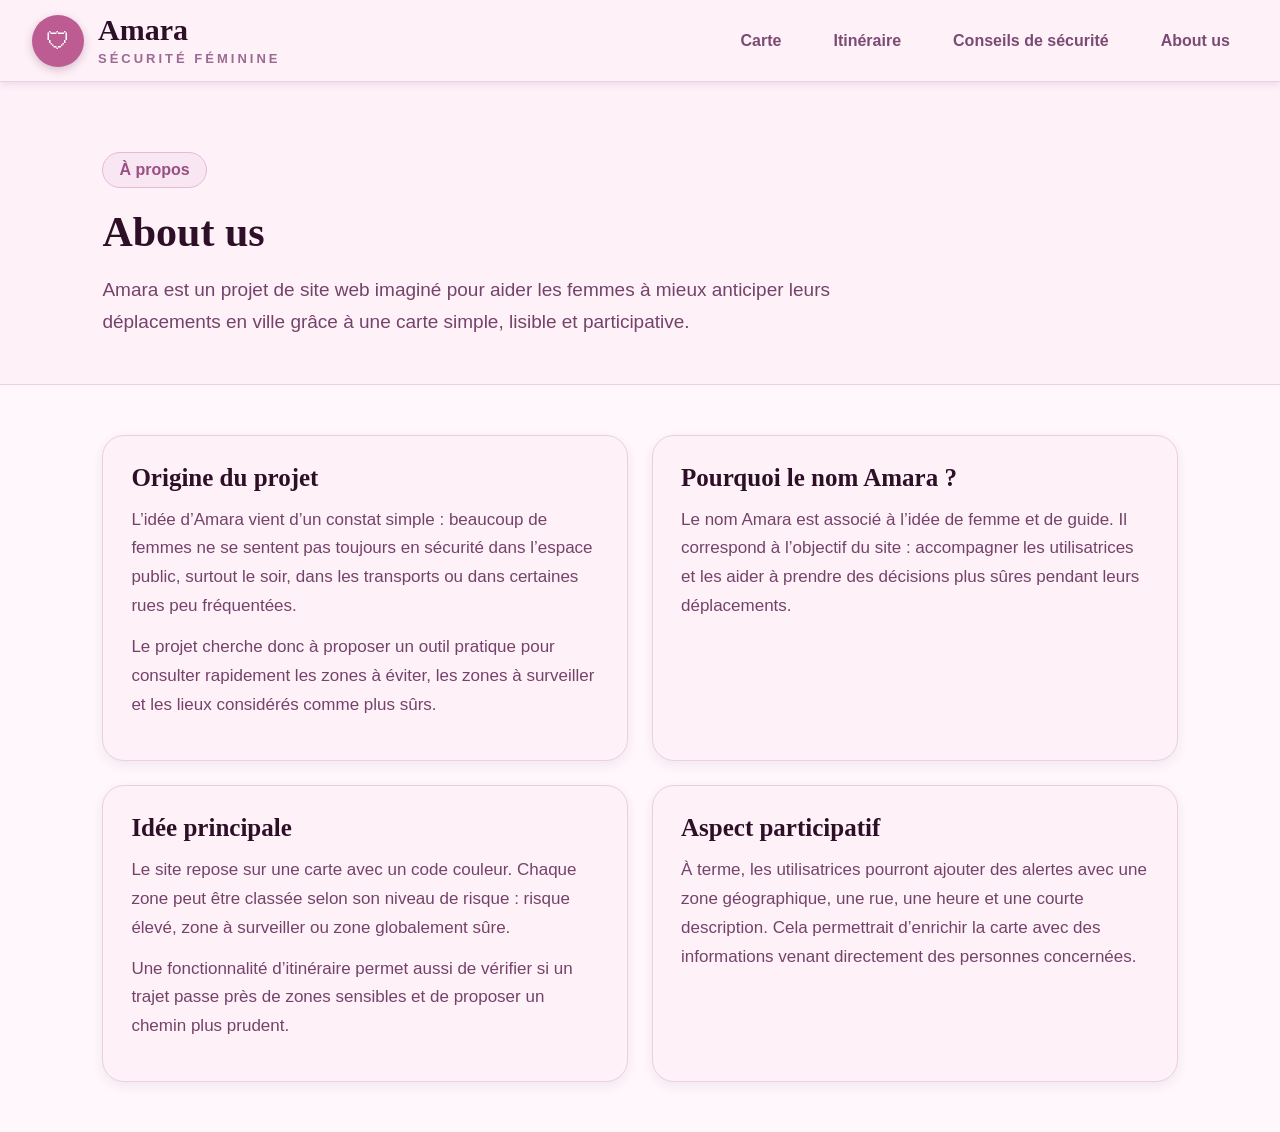
<file: AboutUs/about.html>
<!DOCTYPE html>
<html lang="fr">
<head>
    <meta charset="UTF-8">
    <meta name="viewport" content="width=device-width, initial-scale=1.0">
    <title>About us - Amara</title>

    <link rel="stylesheet" href="../base.css">
    <link rel="stylesheet" href="aboutus.css">
</head>
<body>

    <header class="site-navbar">
        <div class="brand">
            <div class="logo-circle">
                <span>🛡</span>
            </div>

            <div>
                <h1>Amara</h1>
                <p>SÉCURITÉ FÉMININE</p>
            </div>
        </div>

        <nav class="site-links">
            <a href="../index.html">Carte</a>
            <a href="../index.html#routePlanner">Itinéraire</a>
            <a href="../Conseils/conseil.html">Conseils de sécurité</a>
            <a href="about.html">About us</a>
        </nav>
    </header>

    <main class="page-main">
        <section class="page-hero">
            <span class="page-badge">À propos</span>

            <h2>About us</h2>

            <p>
                Amara est un projet de site web imaginé pour aider les femmes à mieux
                anticiper leurs déplacements en ville grâce à une carte simple, lisible
                et participative.
            </p>
        </section>

        <section class="about-content">
            <div class="about-card">
                <h3>Origine du projet</h3>
                <p>
                    L’idée d’Amara vient d’un constat simple : beaucoup de femmes ne se sentent
                    pas toujours en sécurité dans l’espace public, surtout le soir, dans les
                    transports ou dans certaines rues peu fréquentées.
                </p>

                <p>
                    Le projet cherche donc à proposer un outil pratique pour consulter rapidement
                    les zones à éviter, les zones à surveiller et les lieux considérés comme plus sûrs.
                </p>
            </div>

            <div class="about-card">
                <h3>Pourquoi le nom Amara ?</h3>
                <p>
                    Le nom Amara est associé à l’idée de femme et de guide. Il correspond à
                    l’objectif du site : accompagner les utilisatrices et les aider à prendre
                    des décisions plus sûres pendant leurs déplacements.
                </p>
            </div>

            <div class="about-card">
                <h3>Idée principale</h3>
                <p>
                    Le site repose sur une carte avec un code couleur. Chaque zone peut être
                    classée selon son niveau de risque : risque élevé, zone à surveiller ou
                    zone globalement sûre.
                </p>

                <p>
                    Une fonctionnalité d’itinéraire permet aussi de vérifier si un trajet passe
                    près de zones sensibles et de proposer un chemin plus prudent.
                </p>
            </div>

            <div class="about-card">
                <h3>Aspect participatif</h3>
                <p>
                    À terme, les utilisatrices pourront ajouter des alertes avec une zone géographique,
                    une rue, une heure et une courte description. Cela permettrait d’enrichir la carte
                    avec des informations venant directement des personnes concernées.
                </p>
            </div>
        </section>
    </main>

</body>
</html>
</file>
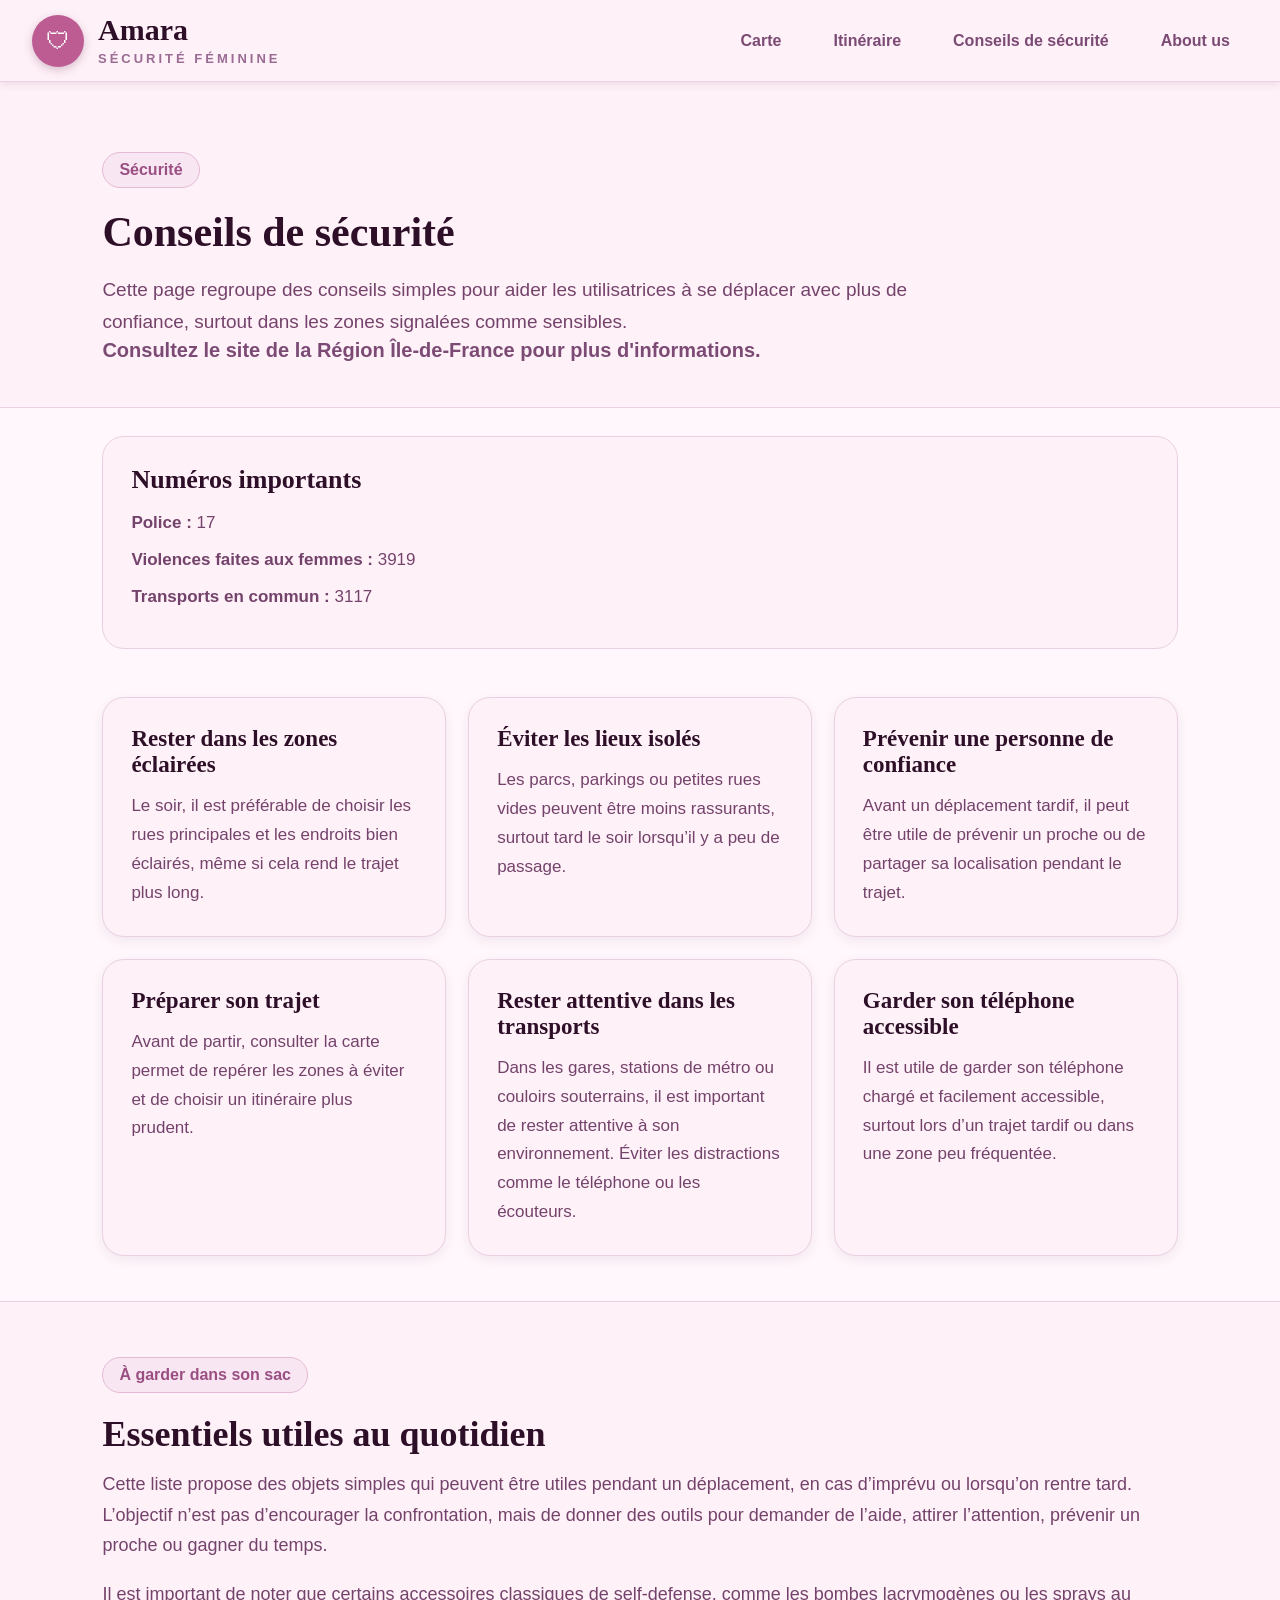
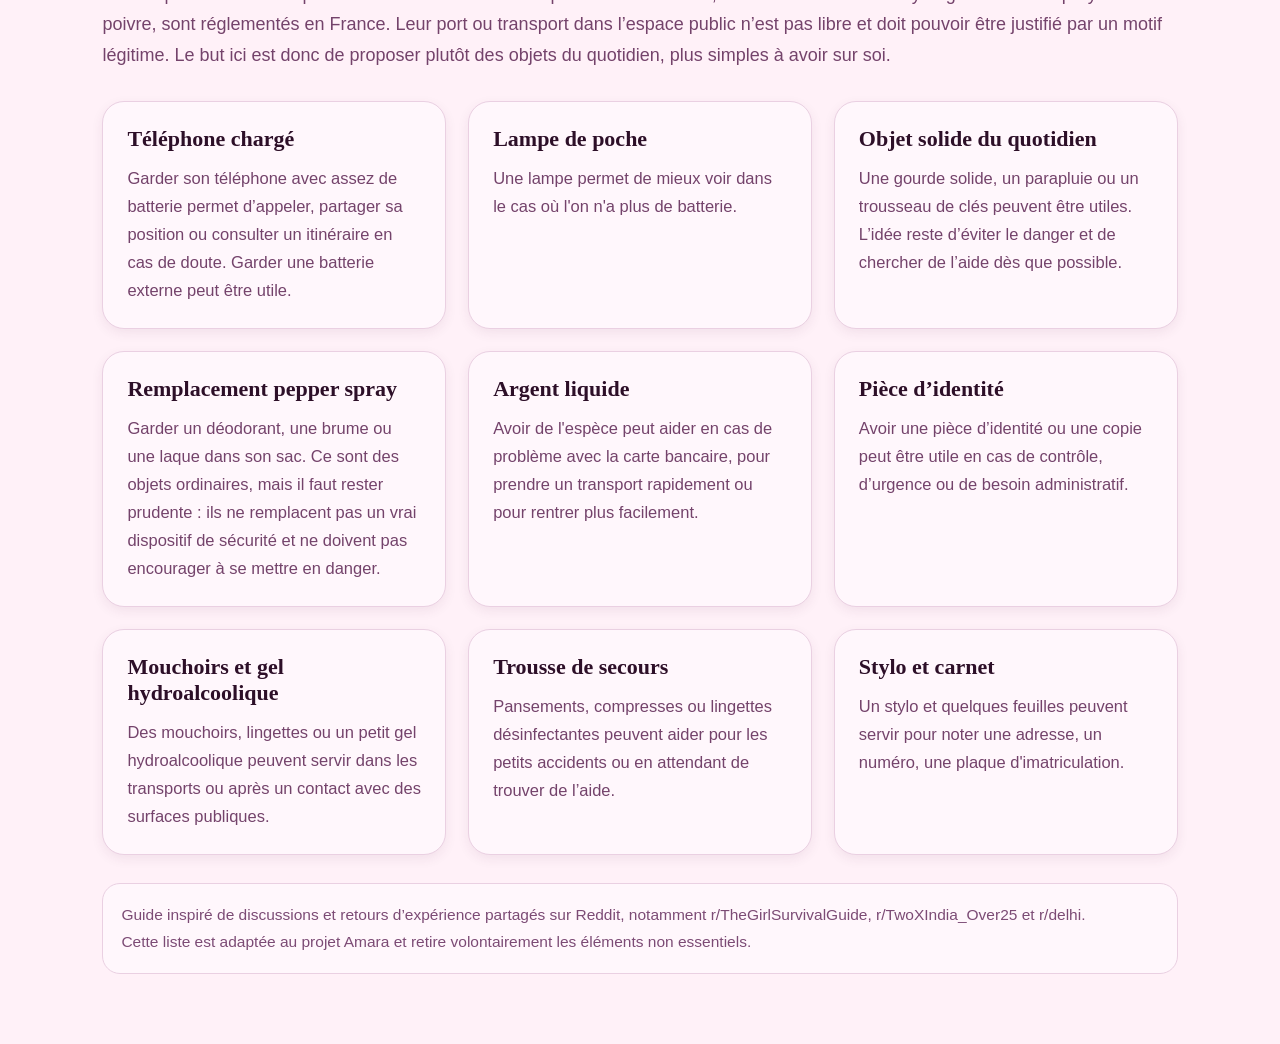
<file: Conseils/conseil.html>
<!DOCTYPE html>
<html lang="fr">
<head>
    <meta charset="UTF-8">
    <meta name="viewport" content="width=device-width, initial-scale=1.0">
    <title>Conseils de sécurité - Amara</title>

    <link rel="stylesheet" href="../base.css">
    <link rel="stylesheet" href="conseil.css">
</head>
<body>

    <header class="site-navbar">
        <div class="brand">
            <div class="logo-circle">
                <span>🛡</span>
            </div>

            <div>
                <h1>Amara</h1>
                <p>SÉCURITÉ FÉMININE</p>
            </div>
        </div>

        <nav class="site-links">
            <a href="../index.html">Carte</a>
            <a href="../index.html#routePlanner">Itinéraire</a>
            <a href="conseil.html">Conseils de sécurité</a>
            <a href="../AboutUs/about.html">About us</a>
        </nav>
    </header>

    <main class="page-main">
        <section class="page-hero">
            <span class="page-badge">Sécurité</span>

            <h2>Conseils de sécurité</h2>

            <p>
                Cette page regroupe des conseils simples pour aider les utilisatrices
                à se déplacer avec plus de confiance, surtout dans les zones signalées
                comme sensibles.
            </p>
            <a class="purple-link" href="https://www.iledefrance.fr/associations-etre-accompagnees-pour-mieux-agir/la-region-lutte-contre-les-violences-faites-aux-femmes/lutte-contre-les-violences-faites-aux-femmes-les-actions-de-la-region" target="_blank">Consultez le site de la Région Île-de-France pour plus d'informations.</a>
        </section>

        <section class="emergency-box">
            <h3>Numéros importants</h3>

            <p><strong>Police :</strong> 17</p>
            <p><strong>Violences faites aux femmes :</strong> 3919</p>
            <p><strong>Transports en commun :</strong> 3117</p>
        </section>

        <section class="advice-page-grid">
            <article class="advice-card">
                <h3>Rester dans les zones éclairées</h3>
                <p>
                    Le soir, il est préférable de choisir les rues principales et les endroits
                    bien éclairés, même si cela rend le trajet plus long.
                </p>
            </article>

            <article class="advice-card">
                <h3>Éviter les lieux isolés</h3>
                <p>
                    Les parcs, parkings ou petites rues vides peuvent être moins rassurants,
                    surtout tard le soir lorsqu’il y a peu de passage.
                </p>
            </article>

            <article class="advice-card">
                <h3>Prévenir une personne de confiance</h3>
                <p>
                    Avant un déplacement tardif, il peut être utile de prévenir un proche
                    ou de partager sa localisation pendant le trajet.
                </p>
            </article>

            <article class="advice-card">
                <h3>Préparer son trajet</h3>
                <p>
                    Avant de partir, consulter la carte permet de repérer les zones à éviter
                    et de choisir un itinéraire plus prudent.
                </p>
            </article>

            <article class="advice-card">
                <h3>Rester attentive dans les transports</h3>
                <p>
                    Dans les gares, stations de métro ou couloirs souterrains, il est important
                    de rester attentive à son environnement. Éviter les distractions comme le téléphone ou les écouteurs.
                </p>
            </article>

            <article class="advice-card">
                <h3>Garder son téléphone accessible</h3>
                <p>
                    Il est utile de garder son téléphone chargé et facilement accessible,
                    surtout lors d’un trajet tardif ou dans une zone peu fréquentée.
                </p>
            </article>
        </section>

        <section class="bag-section">
    <div class="bag-header">
        <span class="page-badge">À garder dans son sac</span>

        <h2>Essentiels utiles au quotidien</h2>

        <p>
            Cette liste propose des objets simples qui peuvent être utiles pendant
            un déplacement, en cas d’imprévu ou lorsqu’on rentre tard. L’objectif
            n’est pas d’encourager la confrontation, mais de donner des outils pour
            demander de l’aide, attirer l’attention, prévenir un proche ou gagner du temps.
        </p>

        <br>

        <p>
            Il est important de noter que certains accessoires classiques de self-defense,
            comme les bombes lacrymogènes ou les sprays au poivre, sont réglementés en France.
            Leur port ou transport dans l’espace public n’est pas libre et doit pouvoir être
            justifié par un motif légitime. Le but ici est donc de proposer plutôt des objets
            du quotidien, plus simples à avoir sur soi.
        </p>
    </div>

    <div class="bag-grid">
        <article class="bag-card">
            <h3>Téléphone chargé</h3>
            <p>
                Garder son téléphone avec assez de batterie permet d’appeler,
                partager sa position ou consulter un itinéraire en cas de doute. Garder une batterie externe peut être utile.
            </p>
        </article>

        <article class="bag-card">
            <h3>Lampe de poche</h3>
            <p>
                Une lampe permet de mieux voir dans le cas où l'on n'a plus de batterie.
            </p>
        </article>

        <article class="bag-card">
            <h3>Objet solide du quotidien</h3>
            <p>
                Une gourde solide, un parapluie ou un trousseau de clés peuvent être utiles. L’idée reste
                d’éviter le danger et de chercher de l’aide dès que possible.
            </p>
        </article>

        <article class="bag-card">
            <h3>Remplacement pepper spray</h3>
            <p>
                Garder un déodorant, une brume ou une laque dans son sac. Ce sont des objets ordinaires, mais il faut rester prudente :
                ils ne remplacent pas un vrai dispositif de sécurité et ne doivent pas encourager
                à se mettre en danger.
            </p>
        </article>

        <article class="bag-card">
            <h3>Argent liquide</h3>
            <p>
                Avoir de l'espèce peut aider en cas de problème avec la carte bancaire,
                pour prendre un transport rapidement ou pour rentrer plus facilement.
            </p>
        </article>

        <article class="bag-card">
            <h3>Pièce d’identité</h3>
            <p>
                Avoir une pièce d’identité ou une copie peut être utile en cas de contrôle,
                d’urgence ou de besoin administratif.
            </p>
        </article>

        <article class="bag-card">
            <h3>Mouchoirs et gel hydroalcoolique</h3>
            <p>
                Des mouchoirs, lingettes ou un petit gel hydroalcoolique peuvent servir
                dans les transports ou après un contact avec des surfaces publiques.
            </p>
        </article>

        <article class="bag-card">
            <h3>Trousse de secours</h3>
            <p>
                Pansements, compresses ou lingettes désinfectantes peuvent aider
                pour les petits accidents ou en attendant de trouver de l’aide.
            </p>
        </article>   

        <article class="bag-card">
            <h3>Stylo et carnet</h3>
            <p>
                Un stylo et quelques feuilles peuvent servir pour noter une adresse, un numéro,
                une plaque d'imatriculation.
            </p>
        </article>
    </div>

    <p class="credits">
        Guide inspiré de discussions et retours d’expérience partagés sur Reddit,
        notamment r/TheGirlSurvivalGuide, r/TwoXIndia_Over25 et r/delhi.
        <br>
        Cette liste est adaptée au projet Amara et retire volontairement les éléments non essentiels.
    </p>

</section>
    </main>

</body>
</html>
</file>
<file: base.css>
* {
    margin: 0;
    padding: 0;
    box-sizing: border-box;
}

html {
    scroll-behavior: smooth;
}

body {
    font-family: Arial, Helvetica, sans-serif;
    background-color: #fff3fa;
    color: #2d0f28;
}

.site-navbar {
    height: 82px;
    background-color: #fff1f8;
    border-bottom: 1px solid #ead0e2;
    display: flex;
    align-items: center;
    justify-content: space-between;
    padding: 0 32px;
    gap: 20px;
    box-shadow: 0 2px 8px rgba(92, 39, 76, 0.12);
    position: relative;
    z-index: 1000;
}

.brand {
    display: flex;
    align-items: center;
    gap: 14px;
}

.logo-circle {
    width: 52px;
    height: 52px;
    border-radius: 50%;
    background-color: #bd5c93;
    color: white;
    display: flex;
    justify-content: center;
    align-items: center;
    box-shadow: 0 3px 8px rgba(92, 39, 76, 0.25);
    font-size: 24px;
}

.brand h1 {
    font-family: Georgia, serif;
    font-size: 30px;
    color: #2d0f28;
    line-height: 1;
}

.brand p {
    font-size: 13px;
    letter-spacing: 3px;
    color: #9a6b93;
    margin-top: 6px;
    font-weight: bold;
}

.site-links {
    display: flex;
    align-items: center;
    gap: 16px;
}

.site-links a {
    text-decoration: none;
    color: #7c4b75;
    font-weight: bold;
    padding: 11px 18px;
    border-radius: 22px;
    transition: 0.2s;
}

.site-links a:hover {
    background-color: #f5ddec;
    color: #bd5c93;
}

.page-main {
    min-height: calc(100vh - 82px);
    background-color: #fff7fc;
}

.page-hero {
    padding: 70px 8% 45px;
    background-color: #fff1f8;
    border-bottom: 1px solid #ead0e2;
}

.page-badge {
    display: inline-block;
    background-color: #f8e6f2;
    color: #9a4f83;
    border: 1px solid #e4bad6;
    padding: 8px 16px;
    border-radius: 20px;
    font-weight: bold;
    margin-bottom: 20px;
}

.page-hero h2 {
    font-family: Georgia, serif;
    font-size: 42px;
    color: #2d0f28;
    margin-bottom: 18px;
}

.page-hero p {
    max-width: 850px;
    color: #74436b;
    font-size: 19px;
    line-height: 1.7;
}

@media screen and (max-width: 1100px) {
    .site-navbar {
        height: auto;
        padding: 18px 24px;
        flex-direction: column;
        align-items: flex-start;
    }

    .site-links {
        flex-wrap: wrap;
    }
}

@media screen and (max-width: 650px) {
    .brand h1 {
        font-size: 26px;
    }

    .brand p {
        font-size: 11px;
    }

    .site-links {
        width: 100%;
        flex-direction: column;
        align-items: stretch;
    }

    .site-links a {
        background-color: #fff7fc;
        border: 1px solid #ead0e2;
    }

    .page-hero {
        padding: 45px 24px 35px;
    }

    .page-hero h2 {
        font-size: 32px;
    }

    .page-hero p {
        font-size: 17px;
    }
}
</file>
<file: AboutUs/aboutus.css>
.about-content {
    padding: 50px 8%;
    display: grid;
    grid-template-columns: repeat(2, 1fr);
    gap: 24px;
}

.about-card {
    background-color: #fff1f8;
    border: 1px solid #ead0e2;
    border-radius: 22px;
    padding: 28px;
    box-shadow: 0 4px 12px rgba(92, 39, 76, 0.08);
}

.about-card h3 {
    font-family: Georgia, serif;
    color: #2d0f28;
    font-size: 25px;
    margin-bottom: 14px;
}

.about-card p {
    color: #74436b;
    font-size: 17px;
    line-height: 1.7;
    margin-bottom: 12px;
}

@media screen and (max-width: 900px) {
    .about-content {
        grid-template-columns: 1fr;
    }
}

@media screen and (max-width: 650px) {
    .about-content {
        padding: 35px 24px;
    }
}
</file>
<file: Conseils/conseil.css>
.emergency-box {
    margin: 28px 8% 24px;
    background-color: #fff1f8;
    border: 1px solid #ead0e2;
    border-radius: 22px;
    padding: 28px;
    color: #74436b;
}

.emergency-box h3 {
    font-family: Georgia, serif;
    font-size: 26px;
    color: #2d0f28;
    margin-bottom: 14px;
}

.emergency-box p {
    margin-bottom: 10px;
    line-height: 1.6;
    font-size: 17px;
}

.advice-page-grid {
    padding: 24px 8% 45px;
    display: grid;
    grid-template-columns: repeat(3, 1fr);
    gap: 22px;
}

.advice-card {
    background-color: #fff1f8;
    border: 1px solid #ead0e2;
    border-radius: 22px;
    padding: 28px;
    box-shadow: 0 4px 12px rgba(92, 39, 76, 0.08);
}

.advice-card h3 {
    font-family: Georgia, serif;
    color: #2d0f28;
    font-size: 23px;
    margin-bottom: 14px;
}

.advice-card p {
    color: #74436b;
    font-size: 17px;
    line-height: 1.7;
}

.bag-section {
    padding: 55px 8% 70px;
    background-color: #fff1f8;
    border-top: 1px solid #ead0e2;
}

.bag-header {
    max-width: 1200px;
    margin-bottom: 30px;
}

.bag-header h2 {
    font-family: Georgia, serif;
    font-size: 36px;
    color: #2d0f28;
    margin-bottom: 14px;
}

.bag-header p {
    color: #74436b;
    font-size: 18px;
    line-height: 1.7;
}

.bag-grid {
    display: grid;
    grid-template-columns: repeat(3, 1fr);
    gap: 22px;
}

.bag-card {
    background-color: #fff7fc;
    border: 1px solid #ead0e2;
    border-radius: 22px;
    padding: 24px;
    box-shadow: 0 4px 12px rgba(92, 39, 76, 0.08);
}

.bag-card h3 {
    font-family: Georgia, serif;
    color: #2d0f28;
    font-size: 22px;
    margin-bottom: 12px;
}

.bag-card p {
    color: #74436b;
    font-size: 16.5px;
    line-height: 1.7;
}

.credits {
    margin-top: 28px;
    color: #7c4b75;
    background-color: #fff7fc;
    border: 1px solid #ead0e2;
    border-radius: 18px;
    padding: 18px;
    line-height: 1.7;
    font-size: 15.5px;
}

.purple-link {
    color: #7c4b75;
    text-decoration: none;
    font-weight: bold;
    font-size: 20px;
}

.purple-link:hover {
    color: #bd5c93;
    text-decoration: underline;
}

@media screen and (max-width: 900px) {
    .advice-page-grid,
    .bag-grid {
        grid-template-columns: repeat(2, 1fr);
    }
}

@media screen and (max-width: 650px) {
    .emergency-box {
        margin: 24px 24px 20px;
    }

    .advice-page-grid {
        padding: 20px 24px 35px;
        grid-template-columns: 1fr;
    }

    .bag-section {
        padding: 40px 24px 50px;
    }

    .bag-grid {
        grid-template-columns: 1fr;
    }

    .bag-header h2 {
        font-size: 30px;
    }
}
</file>
